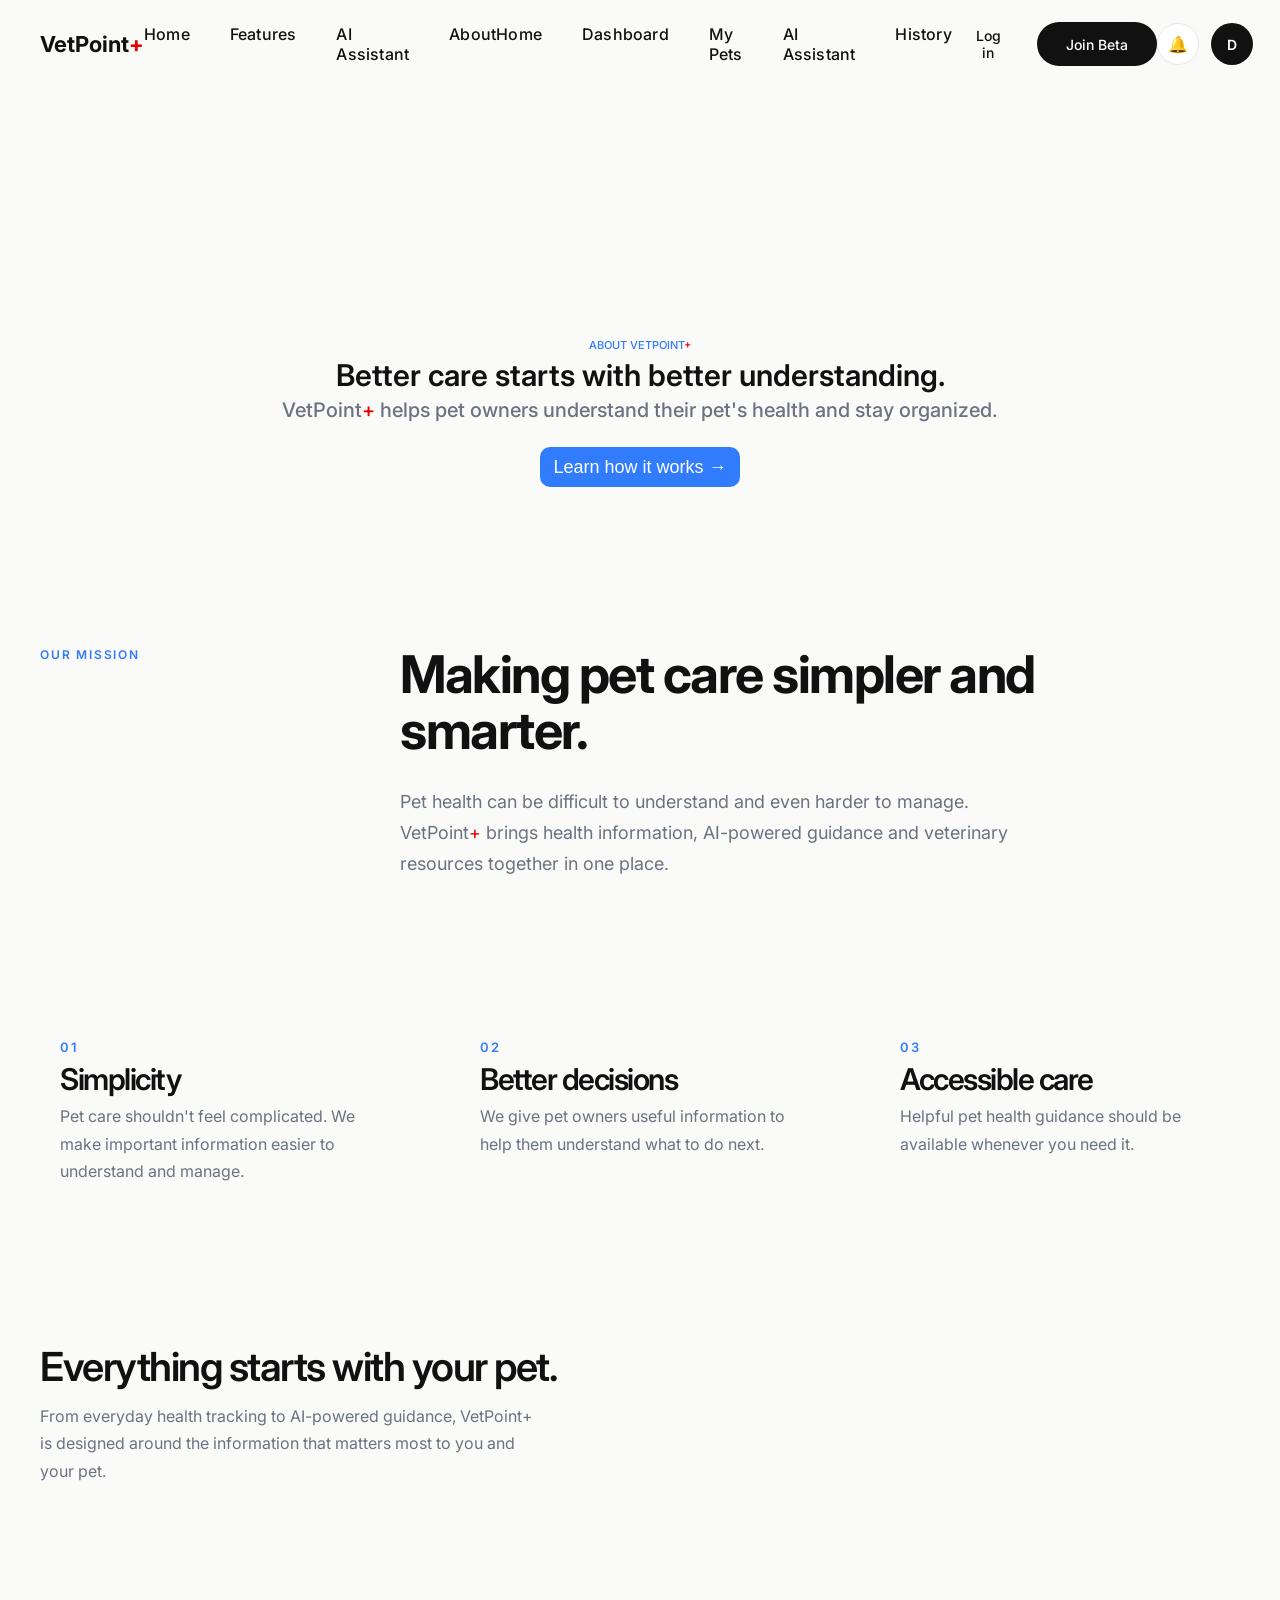
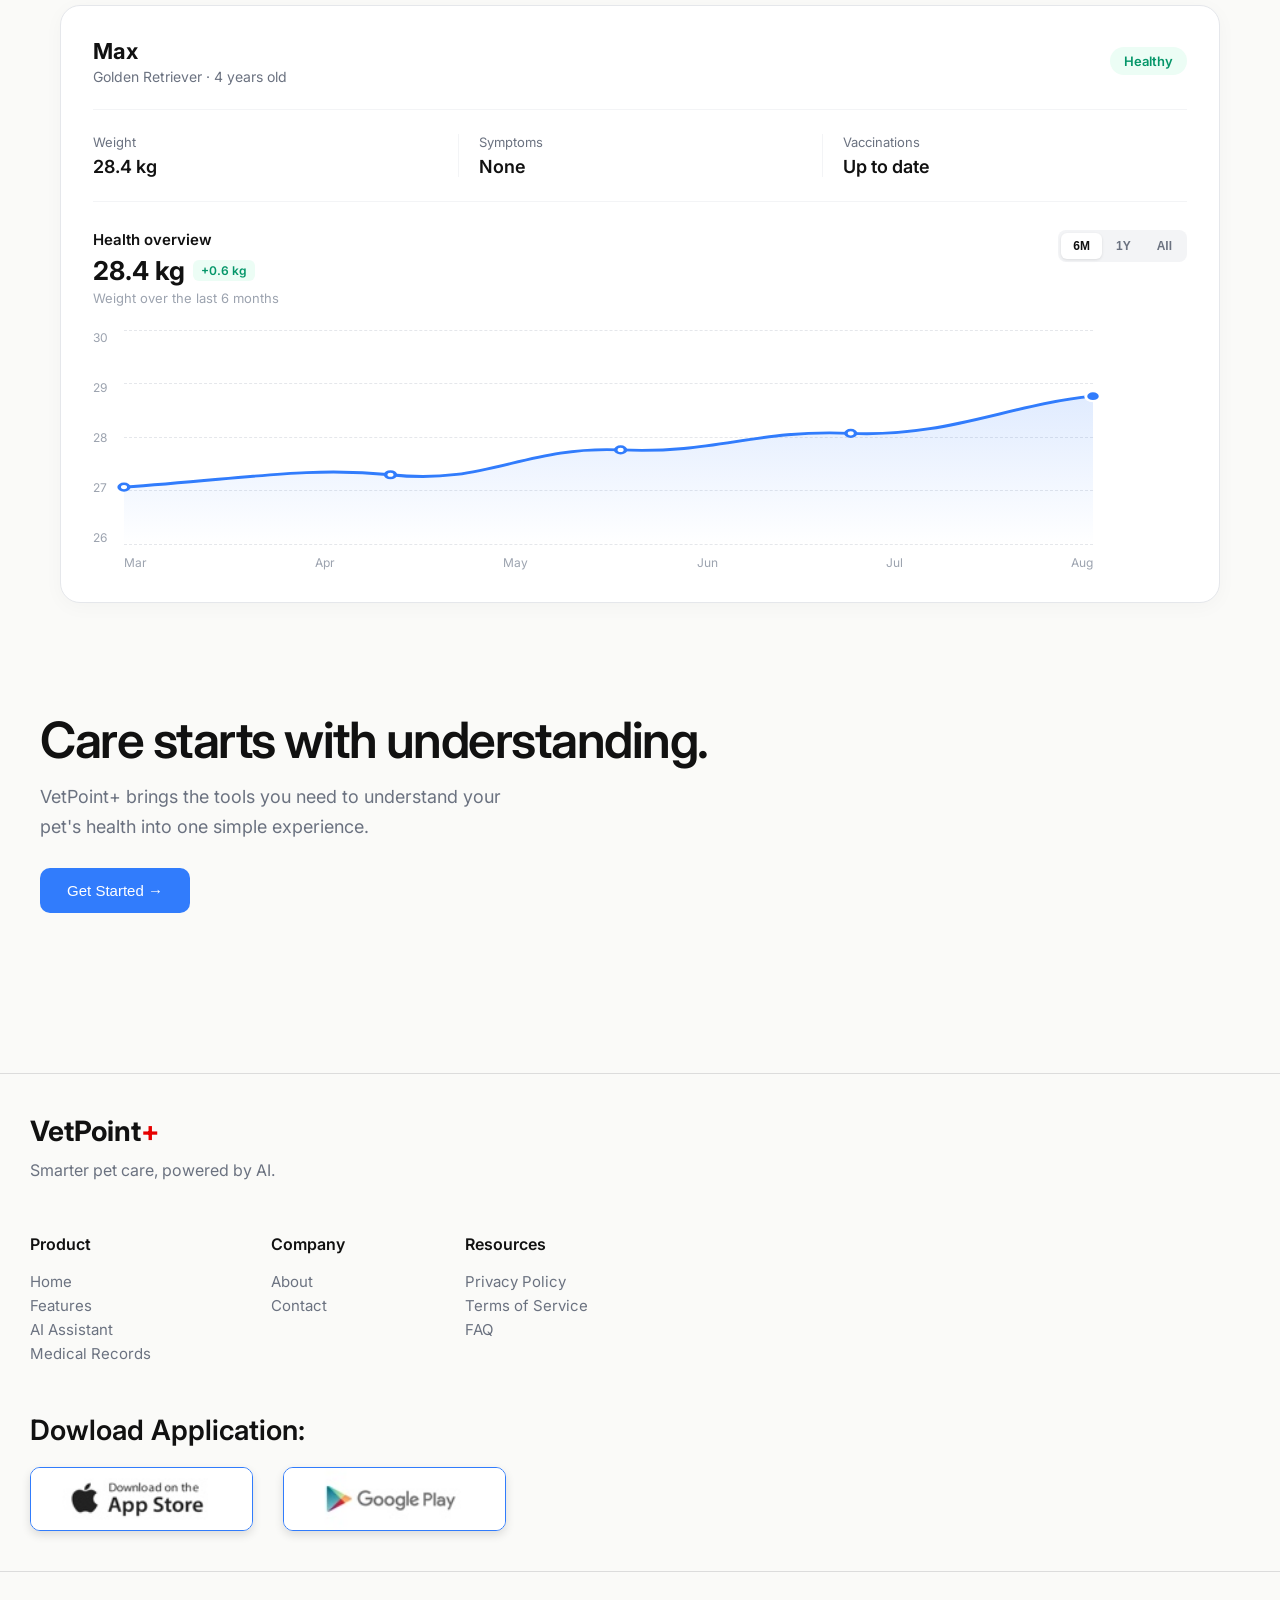
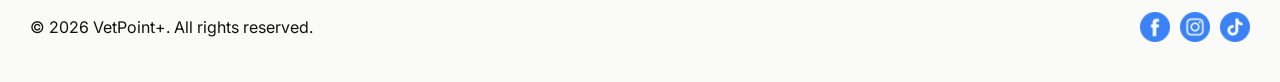
<file: about.html>
<!DOCTYPE html>
<html lang="en">
<head>
    <meta charset="UTF-8">
    <meta name="viewport" content="width=device-width, initial-scale=1.0">
    <title>VetPoint+</title>
    <link rel="stylesheet" href="style.css">
</head>
<body>
    <header class="header" ng-controller="HeaderController">
        <div class="header-container">
            <div class="logo">
                <h2>VetPoint<span>+</span></h2>
            </div>

            <nav class="navigation" ng-if="!auth.isLoggedIn">
                <a href="index.html" class="active">Home</a>
                <a href="features.html">Features</a>
                <a href="ai_assistant.html">AI Assistant</a>
                <a href="about.html">About</a>
            </nav>

            <nav class="navigation" ng-if="auth.isLoggedIn">
                <a href="index.html" class="active">Home</a>
                <a href="#">Dashboard</a>
                <a href="#">My Pets</a>
                <a href="#">AI Assistant</a>
                <a href="#">History</a>
            </nav>

            <div class="header-actions" ng-if="!auth.isLoggedIn">
                <button class="login-bnt" ng-click="login()">Log in</button>
                <button class="join-btn">Join Beta</button>
            </div>     

            <div class="header-actions" ng-if="auth.isLoggedIn">
                <button class="notification-btn">🔔</button>

                <button class="profile-btn">D</button>

                <button class="login-bnt" ng-click="logout()">Logout</button>
            </div>  
        </div>
    </header>

    <main>
        <section class="about-hero">
            <div class="about-text">
                <p class="hero-paragraph">ABOUT VETPOINT<span>+</span></p>

                <h3 class="hero-title">Better care starts with better understanding.</h3>

                <span class="hero-span">VetPoint<span>+</span> helps pet owners understand their pet's health and stay organized.</span>
            </div>

            <button class="learn-btn">Learn how it works &RightArrow;</button>
        </section>

        <section class="mission-section">
            <label class="mission-label">OUR MISSION</label>

            <div class="mission-text">
                <h3 class="mission-title">Making pet care simpler and smarter.</h3>

                <p class="mission-paragraph">Pet health can be difficult to understand and even harder to manage. VetPoint<span>+</span> brings health information, AI-powered guidance and veterinary resources together in one place.</p>
            </div>
        </section>

        <section class="care-section">
            <div class="care-card">
                <div class="care-text">
                    <span class="care-span">01</span>

                    <h3 class="care-title">Simplicity</h3>

                    <p class="care-paragraph">Pet care shouldn't feel complicated. We make important information easier to understand and manage.</p>
                </div>
            </div>

            <div class="care-card">
                <div class="care-text">
                    <span class="care-span">02</span>

                    <h3 class="care-title">Better decisions</h3>

                    <p class="care-paragraph">We give pet owners useful information to help them understand what to do next.</p>
                </div>
            </div>

            <div class="care-card">
                <div class="care-text">
                    <span class="care-span">03</span>

                    <h3 class="care-title">Accessible care</h3>

                    <p class="care-paragraph">Helpful pet health guidance should be available whenever you need it.</p>
                </div>
            </div>
        </section>

        <section class="built-section">
            <div class="built-text">
                <h3 class="built-title">Everything starts with your pet.</h3>

                <p class="built-paragraph">From everyday health tracking to AI-powered guidance, VetPoint+ is designed around the information that matters most to you and your pet.</p>
            </div>

            <div class="pet-section">
                <div class="pet-container">
                    <div class="pet-card">
                        <div class="health-header">
                            <div class="pet-info">
                                <h3>Max</h3>
                                <span>Golden Retriever · 4 years old</span>
                            </div>

                            <div class="pet-status">Healthy</div>
                        </div>

                        <div class="health-stats">
                            <div class="health-stat">
                                <span>Weight</span>
                                <strong>28.4 kg</strong>
                            </div>

                            <div class="health-stat">
                                <span>Symptoms</span>
                                <strong>None</strong>
                            </div>

                            <div class="health-stat">
                                <span>Vaccinations</span>
                                <strong>Up to date</strong>
                            </div>
                        </div>

                        <div class="health-overview">
                            <div class="overview-header">
                                <div>
                                    <h4>Health overview</h4>
                            
                                    <div class="overview-value">
                                        <strong>28.4 kg</strong>
                                        <span>+0.6 kg</span>
                                    </div>
                            
                                    <p>Weight over the last 6 months</p>
                                </div>

                                <div class="overview-controls">
                                    <button class="period-btn active">6M</button>
                                    <button class="period-btn">1Y</button>
                                    <button class="period-btn">All</button>
                                </div>
                            </div>

                            <div class="chart-wrapper">
                                <div class="chart-y-axis">
                                    <span>30</span>
                                    <span>29</span>
                                    <span>28</span>
                                    <span>27</span>
                                    <span>26</span>
                                </div>

                                <div class="chart-area">
                                    <div class="chart-lines">
                                        <span></span>
                                        <span></span>
                                        <span></span>
                                        <span></span>
                                        <span></span>
                                    </div>

                                    <svg viewBox="0 0 800 260" preserveAspectRatio="none">
                                        <defs>
                                            <linearGradient id="healthGradient" x1="0" y1="0" x2="0" y2="1">
                                                <stop offset="0%" stop-color="#317CFC" stop-opacity="0.15"/>
                                                <stop offset="100%" stop-color="#317CFC" stop-opacity="0"/>
                                            </linearGradient>
                                        </defs>

                                        <path class="chart-fill" fill="url(#healthGradient)" d="M 0 190 C 100 180, 150 165, 220 175 C 300 188, 330 140, 410 145 C 490 150, 520 120, 600 125 C 680 130, 730 90, 800 80 L 800 260 L 0 260 Z"></path>

                                        <path class="chart-line" d="M 0 190 C 100 180, 150 165, 220 175 C 300 188, 330 140, 410 145 C 490 150, 520 120, 600 125 C 680 130, 730 90, 800 80"></path>

                                        <circle class="chart-point" cx="0" cy="190" r="4"></circle>
                                        <circle class="chart-point" cx="220" cy="175" r="4"></circle>
                                        <circle class="chart-point" cx="410" cy="145" r="4"></circle>
                                        <circle class="chart-point" cx="600" cy="125" r="4"></circle>
                                        <circle class="chart-point active" cx="800" cy="80" r="6"></circle>
                                    </svg>

                                    <div class="chart-x-axis">
                                        <span>Mar</span>
                                        <span>Apr</span>
                                        <span>May</span>
                                        <span>Jun</span>
                                        <span>Jul</span>
                                        <span>Aug</span>
                                    </div>
                                </div>
                            </div>
                        </div>
                    </div>
                </div>
            </div>
        </section>

        <section class="final-section">
            <div class="final-text">
                <h3 class="final-title">Care starts with understanding.</h3>

                <p class="final-paragraph">VetPoint+ brings the tools you need to understand your pet's health into one simple experience.</p>
            </div>

            <button class="get-started-btn">Get Started &RightArrow;</button>
        </section>
    </main>

    <footer>
        <div class="footer-top">
            <div class="footer-text">
                <h2>VetPoint<span>+</span></h2>

                <p>Smarter pet care, powered by AI. </p>
            </div>

            <div class="footer-information">
                <div class="product-column">
                    <h2>Product</h2>

                    <nav class="info-navigation">
                        <a href="index.html">Home</a>
                        <a href="features.html">Features</a>
                        <a href="#">AI Assistant</a>
                        <a href="#">Medical Records</a>
                    </nav>
                </div>

                <div class="company-column">
                    <h2>Company</h2>

                    <nav class="info-navigation">
                        <a href="#">About</a>
                        <a href="#">Contact</a>
                    </nav>
                </div>

                <div class="resources-column">
                    <h2>Resources</h2>

                    <nav class="info-navigation">
                        <a href="#">Privacy Policy</a>
                        <a href="#">Terms of Service</a>
                        <a href="#">FAQ</a>
                    </nav>
                </div>
            </div>

            <div class="dowload-column">
                <h2>Dowload Application:</h2>

                <div class="dowload-img">
                    <img src="img/app/app.jpg" alt="appstore">
                    <img src="img/app/play.jpg" alt="googleplay">
                </div>
            </div>
        </div>

        <div class="footer-bottom">
            <p>© 2026 VetPoint<span>+</span>. All rights reserved.</p>

            <div class="footer-social">
                <img src="img/social_media/facebook.svg" alt="facebook icon">
                <img src="img/social_media/instagram.svg" alt="instagram icon">
                <img src="img/social_media/tiktok.svg" alt="tiktok icon">
            </div>
        </div>
    </footer>
</body>
</html>
</file>
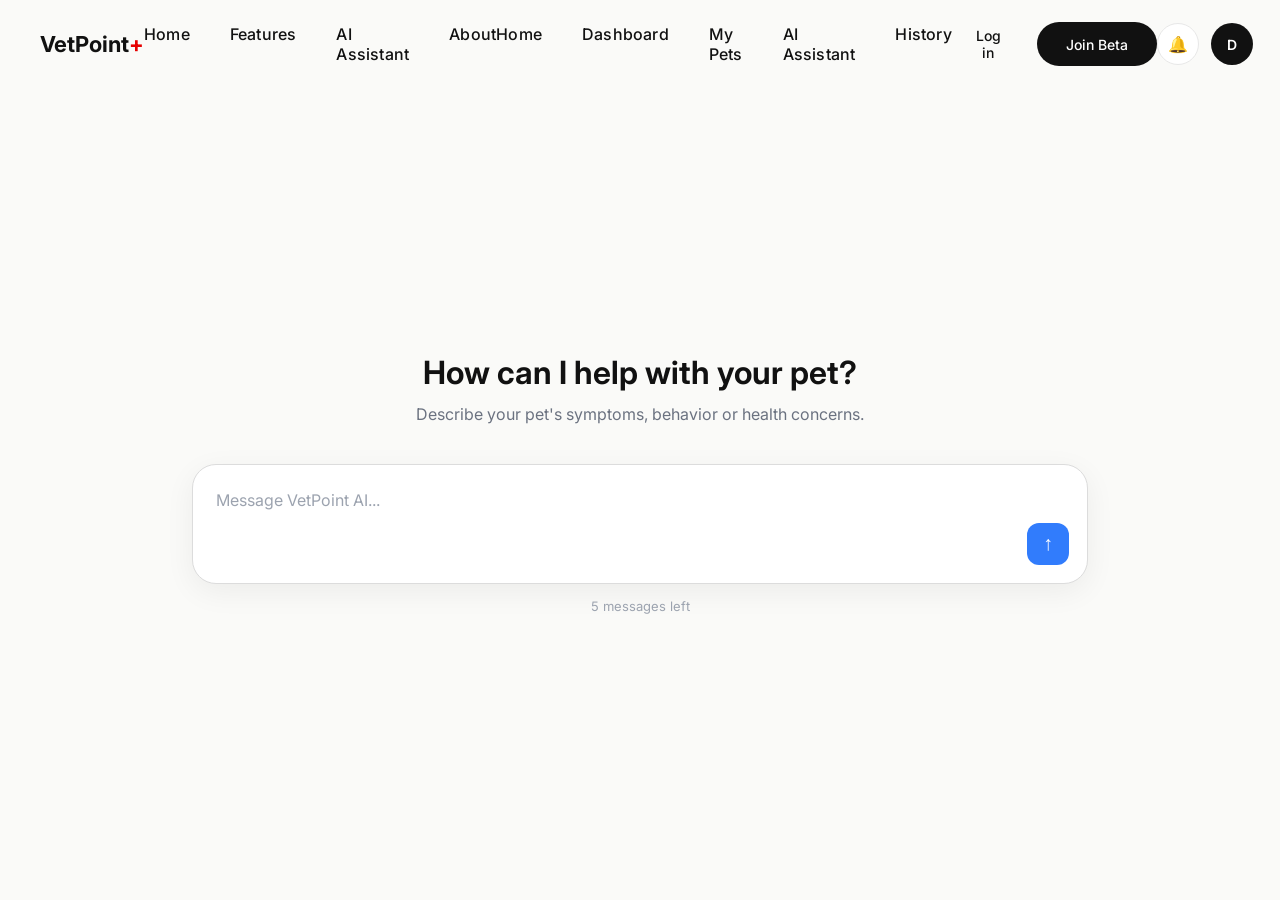
<file: ai_assistant.html>
<!DOCTYPE html>
<html lang="en">
<head>
    <meta charset="UTF-8">
    <meta name="viewport" content="width=device-width, initial-scale=1.0">
    <title>VetPoint++</title>
    <link rel="stylesheet" href="style.css">
</head>
<body>
    <header class="header" ng-controller="HeaderController">
        <div class="header-container">
            <div class="logo">
                <h2>VetPoint<span>+</span></h2>
            </div>

            <nav class="navigation" ng-if="!auth.isLoggedIn">
                <a href="index.html" class="active">Home</a>
                <a href="features.html">Features</a>
                <a href="ai_assistant.html">AI Assistant</a>
                <a href="#">About</a>
            </nav>

            <nav class="navigation" ng-if="auth.isLoggedIn">
                <a href="index.html" class="active">Home</a>
                <a href="#">Dashboard</a>
                <a href="#">My Pets</a>
                <a href="#">AI Assistant</a>
                <a href="#">History</a>
            </nav>

            <div class="header-actions" ng-if="!auth.isLoggedIn">
                <button class="login-bnt" ng-click="login()">Log in</button>
                <button class="join-btn">Join Beta</button>
            </div>     

            <div class="header-actions" ng-if="auth.isLoggedIn">
                <button class="notification-btn">🔔</button>

                <button class="profile-btn">D</button>

                <button class="login-bnt" ng-click="logout()">Logout</button>
            </div>  
        </div>
    </header>

    <main>  
        <section class="assistant-chat">
            <div class="assistant-empty">
                <h1>How can I help with your pet?</h1>
                <p>Describe your pet's symptoms, behavior or health concerns.</p>
            </div>

            <div class="chat-input">
                <textarea id="text-chat" placeholder="Message VetPoint AI..."></textarea>

                <button class="send-btn">↑</button>
            </div>

            <p class="messages-left">5 messages left</p>
        </section>
    </main>
</body>
</html>
</file>
<file: style.css>
@import url('https://fonts.googleapis.com/css2?family=Inter:ital,opsz,wght@0,14..32,100..900;1,14..32,100..900&display=swap');

* {
    margin: 0;
    padding: 0;
    box-sizing: border-box;
}

body {
    font-family: "Inter", sans-serif;
    background: #FAFAF8;
    color: #111111;
}

.header {
    width: 100%;
    height: 88px;
    position: sticky;
    z-index: 100;
}

.header.scrolled {
    background: rgba(255, 255, 255, 0.92);
    backdrop-filter: blur(18px);
    border-bottom: 1px solid #ECECEC;
}

.header-container {
    display: flex;
    justify-content: space-between;
    align-items: center;
    width: calc(100% - 80px);
    height: 100%;
    max-width: 1280px;
    margin: 0 auto;
    background: transparent;
}

.logo {
    display: flex;
    align-items: center;
    justify-content: center;
    gap: 10px;
}

.logo h2 {
    font-size: 22px;
    font-weight: 700;
    color: #111111;
}

.logo span {
    color: #E60000;
}

.navigation {
    display: flex;
    gap: 40px;
}

.navigation a {
    font-size: 16px;
    font-weight: 500;
    color: #111111;
    text-decoration: none;
    letter-spacing: 0.2px;
    position: relative;
    transition: color 0.3s ease;
}

.navigation a::after {
    content: "";
    left: 0;
    bottom: -6px;
    width: 0;
    height: 1px;
    background: #4F8EF7;
    position: absolute;
    transition: width 0.3s ease;
}

.navigation a:hover::after {
    width: 100%;
}

.header-actions {
    display: flex;
    align-items: center;
    gap: 12px;
}

.login-bnt {
    height: 44px;
    font-family: "Inter", sans-serif;
    font-size: 14px;
    font-weight: 500;
    border: none;
    background: transparent;
    color: #111111;
    padding: 0 18px;
    cursor: pointer;
    transition: all 0.25s ease;
}

.login-bnt:hover {
    color: #4F8EF7;
    transform: translateY(-1px);
}

.join-btn {
    width: 132px;
    height: 44px;
    font-family: "Inter", sans-serif;
    font-size: 14px;
    font-weight: 500;
    border: none;
    border-radius: 999px;
    background: #111111;
    color: #FFFFFF;
    cursor: pointer;
    transition: all 0.25s ease;
}

.join-btn:hover {
    background: #222222;
    transform: translateY(-2px);
    box-shadow: 0 8px 20px rgba(0, 0, 0, 0.12);
}

.notification-btn {
    display: flex;
    align-items: center;
    justify-content: center;
    width: 42px;
    height: 42px;
    font-size: 16px;
    border: 1px solid #E8E8E8;
    border-radius: 50%;
    background: #FFFFFF;
    cursor: pointer;
    transition: all 0.25s ease;
}

.notification-btn:hover {
    border-color: #DCDCDC;
    background: #F5F5F5;
    transform: translateY(-1px);
}

.profile-btn {
    display: flex;
    align-items: center;
    justify-content: center;
    width: 42px;
    height: 42px;
    font-family: "Inter", sans-serif;
    font-size: 14px;
    font-weight: 600;
    border: none;
    border-radius: 50%;
    background: #111111;
    color: #FFFFFF;
    cursor: pointer;
    transition: all 0.25s ease;
}

.profile-btn:hover {
    background: #222222;
    transform: translateY(-1px);
}

.hero {
    min-height: calc(100vh - 88px);
    overflow: hidden;
    position: relative;
}

.hero-container {
    display: flex;
    align-items: center;
    width: calc(100% - 80px);
    min-height: calc(100vh - 88px);
    margin: 0 auto;
    max-width: 1280px;
    position: relative;
    z-index: 2;
}

.hero-section {
    display: flex;
    flex-direction: column;
    justify-content: center;
    position: relative;
    z-index: 3;
}

.hero-text h2 {
    font-size: 68px;
    font-weight: 700;
    max-width: 650px;
    line-height: 1.05;
    letter-spacing: -1.5px;
    color: #111111;
}

.hero-text h2 span {
    color: #317CFC;
}

.hero-text p {
    font-size: 18px;
    font-weight: 500;
    line-height: 1.5;
    letter-spacing: 0;
    margin-top: 24px;
    margin-bottom: 40px;
    max-width: 540px;
    color: #6B7280;
}

.hero-buttons {
    display: flex;
    align-items: center;
    gap: 14px;
}

.hero-p {
    font-size: 14px;
    font-weight: 400;
    color: #6B7280;
    padding: 5px 8px;
}

.hero-p span {
    color: #317CFC;
}

.hero-img {
    display: flex;
    align-items: center;
    justify-content: flex-start;
    width: 100%;
    position: relative;
    z-index: 2;
}

.hero-img img {
    display: block;
    width: 800px;
    height: auto;
    position: relative;
    z-index: 2;
}

.trust-container {
    width: calc(100% - 80px);
    max-width: 1280px;
    margin: 0;
}

.trust-text {
    display: flex;
    flex-direction: column;
    padding: 10px 40px;
    gap: 12px;
}

.trust-text h2 {
    font-size: 18px;
    font-weight: 600;
    line-height: 1.3;
    color: #111111;
}

.trust-grid {
    display: flex;
    flex-direction: row;
    align-items: center;
    padding-top: 50px;
    gap: 80px;
}

.trust-info {
    display: flex;
    flex-direction: column;
    padding: 0 40px;
    gap: 12px;
    margin-bottom: 100px;
}

.trust-info h2 {
    font-size: 15px;
    font-weight: 600;
    color: #111111;
}

.trust-info p {
    font-size: 13px;
    font-weight: 400;
    color: #8A8F98;
}

.work-section {
    padding: 120px 0;
}

.work-container {
    width: calc(100% - 80px);
    max-width: 1280px;
    margin: 0 auto;
}

.work-text {
    display: flex;
    flex-direction: column;
    align-items: center;
    text-align: center;
}

.work-text h2 {
    font-size: 12px;
    font-weight: 600;
    color: #317CFC;
    letter-spacing: 1.6px;
}

.work-text p {
    font-size: 48px;
    font-weight: 700;
    color: #111111;
    margin-top: 16px;
}

.work-text span {
    font-size: 17px;
    font-weight: 400;
    color: #6B7280;
    margin-top: 16px;
}

.work-grid {
    display: flex;
    justify-content: space-between;
    align-items: flex-start;
    gap: 80px;
    max-width: 1200px;
    margin: 80px auto 0;
}

.work-info {
    width: 320px;
    display: flex;
    flex-direction: column;
}

.work-info h2 {
    font-size: 14px;
    font-weight: 700;
    color: #317CFC;
    letter-spacing: .5px;
    margin-bottom: 20px;
}

.work-info p {
    font-size: 24px;
    font-weight: 600;
    line-height: 1.3;
    color: #111111;
    max-width: 260px;
    margin-bottom: 18px;
}

.work-info span {
    display: block;
    max-width: 310px;
    font-size: 16px;
    font-weight: 400;
    line-height: 1.7;
    color: #6B7280;
}

.pet-section {
    padding: 60px 20px;
}

.pet-container {
    max-width: 1280px;
    margin: 0 auto;
}

.pet-text {
    display: flex;
    flex-direction: column;
    align-items: center;
    text-align: center;
    gap: 12px;
    margin-bottom: 40px;
}

.pet-text h2 {
    margin: 0;
    font-size: 13px;
    font-weight: 700;
    color: #317CFC;
    letter-spacing: 1.5px;
    text-transform: uppercase;
}

.pet-text p {
    margin: 0;
    font-size: 36px;
    font-weight: 700;
    color: #111111;
    line-height: 1.2;
}

.pet-text span {
    font-size: 16px;
    color: #6B7280;
    max-width: 500px;
}

.pet-card {
    background: #FFFFFF;
    border: 1px solid #E5E7EB;
    border-radius: 20px;
    padding: 32px;
    box-shadow: 0 4px 20px rgba(0, 0, 0, 0.03);
}

.health-header {
    display: flex;
    justify-content: space-between;
    align-items: center;
    border-bottom: 1px solid #F3F4F6;
    padding-bottom: 24px;
}

.pet-info h3 {
    margin: 0;
    font-size: 22px;
    font-weight: 700;
    color: #111111;
}

.pet-info span {
    display: block;
    margin-top: 4px;
    font-size: 14px;
    color: #6B7280;
}

.pet-status {
    display: inline-flex;
    align-items: center;
    gap: 6px;
    padding: 6px 14px;
    border-radius: 999px;
    background: #ECFDF5;
    color: #059669;
    font-size: 13px;
    font-weight: 600;
}

.pet-status span {
    font-size: 8px;
}

.health-stats {
    display: grid;
    grid-template-columns: repeat(3, 1fr);
    padding: 24px 0;
    border-bottom: 1px solid #F3F4F6;
}

.health-stat {
    padding: 0 20px;
}

.health-stat:first-child {
    padding-left: 0;
}

.health-stat + .health-stat {
    border-left: 1px solid #F3F4F6;
}

.health-stat span {
    display: block;
    font-size: 13px;
    color: #6B7280;
    margin-bottom: 6px;
}

.health-stat strong {
    font-size: 18px;
    font-weight: 600;
    color: #111111;
}

.health-overview {
    padding-top: 28px;
}

.overview-header {
    display: flex;
    justify-content: space-between;
    align-items: flex-start;
    margin-bottom: 24px;
}

.overview-header h4 {
    margin: 0;
    font-size: 15px;
    font-weight: 600;
    color: #111111;
}

.overview-value {
    display: flex;
    align-items: center;
    gap: 8px;
    margin-top: 6px;
}

.overview-value strong {
    font-size: 26px;
    font-weight: 700;
    color: #111111;
}

.overview-value span {
    padding: 3px 8px;
    border-radius: 6px;
    background: #ECFDF5;
    color: #059669;
    font-size: 12px;
    font-weight: 600;
}

.overview-header p {
    margin: 4px 0 0;
    font-size: 13px;
    color: #9CA3AF;
}

.overview-controls {
    display: flex;
    background: #F3F4F6;
    padding: 3px;
    border-radius: 8px;
    gap: 2px;
}

.period-btn {
    border: none;
    background: transparent;
    padding: 6px 12px;
    border-radius: 6px;
    font-size: 12px;
    font-weight: 600;
    color: #6B7280;
    cursor: pointer;
    transition: all 0.2s;
}

.period-btn.active {
    background: #FFFFFF;
    color: #111111;
    box-shadow: 0 1px 3px rgba(0, 0, 0, 0.1);
}

.chart-wrapper {
    display: flex;
    gap: 16px;
    height: 240px; 
    margin-top: 20px;
    max-width: 1000px;
}

.chart-y-axis {
    display: flex;
    flex-direction: column;
    justify-content: space-between;
    padding-bottom: 25px;
    font-size: 12px;
    color: #9CA3AF;
}

.chart-area {
    position: relative;
    flex: 1;
    display: flex;
    flex-direction: column;
    min-width: 0;
}

.chart-lines {
    position: absolute;
    inset: 0 0 25px 0;
    display: flex;
    flex-direction: column;
    justify-content: space-between;
    pointer-events: none;
}

.chart-lines span {
    border-bottom: 1px dashed #E5E7EB;
    width: 100%;
}

.chart-area svg {
    width: 100%;
    height: calc(100% - 25px);
    overflow: visible;
    position: relative;
    z-index: 2;
}

.chart-line {
    fill: none;
    stroke: #317CFC;
    stroke-width: 3.5;
    stroke-linecap: round;
    stroke-linejoin: round;
}

.chart-point {
    fill: #FFFFFF;
    stroke: #317CFC;
    stroke-width: 3;
}

.chart-point.active {
    fill: #317CFC;
    stroke: #FFFFFF;
    stroke-width: 2.5;
}

.chart-x-axis {
    display: flex;
    justify-content: space-between;
    height: 25px;
    align-items: flex-end;
    font-size: 12px;
    color: #9CA3AF;
}

.symptom-checker {
    display: flex;
    flex-direction: column;
    align-items: center;
    justify-content: center;
}

.symptom-text {
    display: flex;
    flex-direction: column;
    align-items: center;
    gap: 15px;
    padding-top: 100px;
}

.symptom-text p {
    font-size: 13px;
    font-weight: 600;
    color: #317CFC;
}

.symptom-text h2 {
    font-size: 52px;
    font-weight: 700;
    color: #111111;
}

.symptom-grid {
    display: flex;
    flex-direction: row;
    align-items: center;
    justify-content: space-between;
    padding-top: 50px;
    gap: 150px;
}

.symptop-grid-text {
    display: flex;
    flex-direction: column;
    gap: 20px;
}

.symptop-grid-text p {
    font-size: 18px;
    font-weight: 400;
    max-width: 520px;
    color: #6B7280;
    line-height: 1.7;
}

.symptop-grid-text button {
    width: 170px;
    height: 48px;
    font-family: "Inter", sans-serif;
    font-size: 14px;
    font-weight: 500;
    border: none;
    border-radius: 10px;
    background: #111111;
    color: #FFFFFF;
    cursor: pointer;
    transition: all 0.25s ease;
}

.symptop-grid-text button:hover {
    background: #222222;
    transform: translateY(-2px);
    box-shadow: 0 8px 20px rgba(0, 0, 0, 0.12);
}

.symptop-grid-img img {
    border: 1px solid #ECECEC;
    border-radius: 28px;
    box-shadow: 0 30px 70px rgba(0,0,0,.07);
}

.medical-section {
    padding: 100px 0;
}

.medical-text {
    text-align: center;
    margin-bottom: 50px;
}

.medical-text p {
    font-size: 12px;
    font-weight: 600;
    letter-spacing: 1.8px;
    color: #317CFC;
    margin-bottom: 12px;
}

.medical-text h2 {
    font-size: 48px;
    font-weight: 700;
    color: #111111;
}

.medical-information {
    width: calc(100% - 80px);
    max-width: 1280px;
    margin: 0 auto;
    background: #FFFFFF;
    border: 1px solid #ECECEC;
    border-radius: 28px;
    box-shadow: 0 15px 50px rgba(0,0,0,.05);
    padding: 40px;
    display: flex;
    flex-direction: column;
    gap: 18px;
}

.medical-information-text {
    display: flex;
    justify-content: space-between;
    align-items: center;

    margin-bottom: 20px;
}

.medical-information-text h2 {
    font-size: 24px;
    font-weight: 700;
    color: #111111;
}

.record-btn {
    display: flex;
    align-items: center;
    justify-content: center;
    width: 132px;
    height: 44px;
    font-family: "Inter", sans-serif;
    font-size: 14px;
    font-weight: 500;
    border: none;
    border-radius: 999px;
    background: #111111;
    color: #FFFFFF;
    cursor: pointer;
    transition: all 0.25s ease;
}

.medical-card {
    display: grid;
    grid-template-columns: 2fr 1fr 1fr;
    align-items: center;

    padding: 24px;

    border: 1px solid #ECECEC;
    border-radius: 18px;

    transition: .25s;
}

.medical-card:hover {
    border-color: #317CFC;
    transform: translateY(-2px);
}

.medical-left {
    display: flex;
    flex-direction: column;
    gap: 6px;
}

.medical-left h3 {
    font-size: 18px;
    font-weight: 600;
    color: #111111;
}

.medical-left span {
    font-size: 15px;
    color: #6B7280;
}

.status {
    justify-self: center;
    font-size: 14px;
    font-weight: 600;
    color: #16A34A;
    background: #ECFDF3;
    padding: 8px 18px;
    border-radius: 999px;
}

.date {
    justify-self: end;
    font-size: 14px;
    color: #9CA3AF;
}

.cta-section {
    width: calc(100% - 80px);
    max-width: 1280px;
    margin: 120px auto;
    padding: 100px 80px;
    background: linear-gradient(180deg, #111111 0%, #1A1A1A 100%);
    border-radius: 32px;
    display: flex;
    flex-direction: column;
    align-items: center;
    text-align: center;
}

.cta-text {
    display: flex;
    align-items: center;
    justify-content: center;
}

.cta-text h2 {
    max-width: 760px;
    font-size: 56px;
    font-weight: 700;
    line-height: 1.1;
    color: #FFFFFF;
    margin-bottom: 24px;
}

.cta-information {
    display: flex;
    flex-direction: column;
    align-items: center;
}

.cta-information p {
    max-width: 620px;
    font-size: 20px;
    font-weight: 400;
    line-height: 1.7;
    color: rgba(255,255,255,.75);
    margin-bottom: 40px;
}

.cta-buttons {
    display: flex;
    gap: 18px;
}

.cta-get {
    width: 170px;
    height: 56px;
    font-family: "Inter", sans-serif;
    font-size: 16px;
    font-weight: 600;
    border: none;
    border-radius: 999px;
    background: #317CFC;
    color: #FFFFFF;
    cursor: pointer;
    transition: .25s;
}

.cta-get:hover {
    transform: translateY(-2px);
    background: #256EF1;
}

.cta-get:hover {
    background: #222222;
    transform: translateY(-2px);
    box-shadow: 0 8px 20px rgba(0, 0, 0, 0.12);
}

.cta-learn {
    width: 170px;
    height: 56px;
    font-family: "Inter", sans-serif;
    font-size: 16px;
    font-weight: 600;
    background: transparent;
    color: #FFFFFF;
    border: 1px solid rgba(255,255,255,.2);
    border-radius: 999px;
    cursor: pointer;
    transition: .25s;
}

.cta-learn:hover {
    background: rgba(255,255,255,.08);
}

.cta-learn:hover {
    color: #4F8EF7;
    transform: translateY(-1px);
}

.cta-features {
    display: flex;
    flex-direction: column;
    gap: 18px;
    margin-top: 50px;
}

.cta-feature {
    display: flex;
    align-items: center;
    gap: 14px;
}

.check-icon {
    width: 22px;
    height: 22px;
    color: #4ADE80;
    flex-shrink: 0;
}

.cta-feature span {
    font-size: 16px;
    font-weight: 500;
    color: rgba(255,255,255,.9);
}

.faq-section {
    display: flex;
    flex-direction: column;
    align-items: center;
    justify-content: center;
    margin-bottom: 80px;
}

.faq-text {
    display: flex;
    flex-direction: column;
    align-items: center;
    justify-content: center;
    gap: 10px;
}

.faq-text p {
    font-size: 12px;
    font-weight: 600;
    color: #317CFC;
    letter-spacing: 1.8px;
}

.faq-text h2 {
    font-size: 48px;
    font-weight: 700;
    color: #111111;
    line-height: 1.1;
}

.faq-text span {
    text-align: center;
    font-size: 18px;
    font-weight: 400;
    color: #6B7280;
    max-width: 400px;
}

.faq-cards {
    display: flex;
    flex-direction: column;
    align-items: center;
    width: calc(100% - 80px);
    max-width: 1280px;
    margin: 50px auto;
    gap: 20px;
}

.faq-card {
    width: 70%;
    border-radius: 18px;
    background: #FFFFFF;
    box-shadow: 0 8px 20px rgba(0, 0, 0, 0.05);
    cursor: pointer;
    padding: 0;
    overflow: hidden;
    transition: All 0.25s ease;
}

.faq-card:hover {
    border-color: #D5D5D5;
    box-shadow: 0 12px 30px rgba(0, 0, 0, 0.07);
}

.faq-question {
    display: flex;
    align-items: center;
    justify-content: space-between;
    padding: 28px 32px;
    cursor: pointer;
}

.faq-question p {
    font-size: 18px;
    font-weight: 600;
    color: #111111;
}

.faq-icon {
    font-size: 24px;
    font-weight: 400;
    color: #317CFC;
    transition: transform 0.25s ease;
}

.faq-answer {
    max-height: 0;
    overflow: hidden;
    transition: max-height 0.35s ease;
}

.faq-answer p {
    padding: 0 32px 28px;
    max-width: 850px;
    font-size: 16px;
    font-weight: 400;
    line-height: 1.7;
    color: #6B7280;
}

.features-hero {
    display: flex;
    flex-direction: row;
    align-items: center;
    justify-content: space-between;
}

.features-hero-text {
    display: flex;
    flex-direction: column;
    padding: 120px 80px;
    gap: 30px;
}

.features-hero-text h2 {
    font-size: 50px;
    font-weight: 600;
    color: #111111;
}

.features-hero-text p {
    font-size: 18px;
    font-weight: 400;
    max-width: 700px;
    color: #6B7280;
}

.feature-img {
    padding: 45px 0 0 450px;
}

.feature-img img {
    width: 100%;
    height: auto;
}

.main-features {
    width: calc(100% - 80px);
    max-width: 1700px;
    margin: 0;
}

.main-column {
    display: flex;
    flex-direction: column;
    align-items: center;
    justify-content: center;
    gap: 100px;
}

.main-cards {
    display: flex;
    flex-direction: row;
    align-items: center;
    justify-content: center;
    gap: 150px;
}

.main-cards-text {
    display: flex;
    flex-direction: column;
    align-items: center;
    text-align: center;
    gap: 15px;
}

.main-cards-text p {
    font-size: 20px;
    font-weight: 600;
    letter-spacing: 1.8px;
    color: #317CFC;
}

.main-cards-text h2 {
    font-size: 42px;
    font-weight: 700;
    color: #111111;
    max-width: 500px;
    line-height: 1.08;
}

.main-cards-text span {
    font-size: 12px;
    font-weight: 400;
    max-width: 500px;
    color: #6B7280;
    line-height: 1.7s;
}

.main-cards img {
    width: 450px;
    height: auto;
    border: 1px solid #ECECEC;
    border-radius: 10px;
    box-shadow: 0 12px 30px rgba(0, 0, 0, 0.07);
}

.section-hero {
    display: flex;
    align-items: center;
    justify-content: space-between;
}

.section-text {
    display: flex;
    flex-direction: column;
    text-align: center;
    padding: 100px;
    gap: 10px;
}

.section-text p {
    font-size: 11px;
    font-weight: 400;
    color: #317CFC;
}

.assistant-chat {
    display: flex;
    flex-direction: column;
    justify-content: center;
    width: 70%;
    max-width: 900px;
    min-height: 650px;
    margin: 80px auto;
}

.assistant-empty {
    text-align: center;
    margin-bottom: 40px;
}

.assistant-empty h1 {
    font-size: 32px;
    font-weight: 650;
    color: #111111;
    margin-bottom: 12px;
}

.assistant-empty p {
    font-size: 16px;
    color: #6B7280;
}

.assistant-header {
    display: flex;
    align-items: center;
    justify-content: flex-end;
    padding: 24px 28px;
    border-bottom: 1px solid #ECECEC;
}

.assistant-header span {
    display: flex;
    align-items: center;
    justify-content: center;
    width: 60px;
    height: 25px;
    font-size: 13px;
    color: #16A34A;
    background-color: #43d87a;
    border-radius: 8px;
}

.chat-messages {
    flex: 1;
    padding: 30px;
}

.chat-input {
    width: 100%;
    min-height: 120px;
    display: flex;
    align-items: flex-end;
    padding: 18px;
    background: #FFFFFF;
    border: 1px solid #DCDCDC;
    border-radius: 24px;
    box-shadow: 0 8px 30px rgba(0, 0, 0, 0.06);
}

.chat-input textarea {
    flex: 1;
    height: 80px;
    padding: 5px;
    border: none;
    outline: none;
    resize: none;
    background: transparent;
    font-family: "Inter", sans-serif;
    font-size: 16px;
    color: #111111;
}

.chat-input textarea::placeholder {
    color: #9CA3AF;
}

.send-btn {
    font-size: 20px;
    width: 42px;
    height: 42px;
    border: none;
    border-radius: 12px;
    background: #317CFC;
    color: #FFFFFF;
    cursor: pointer;
}

.messages-left {
    text-align: center;
    margin: 14px 0 20px;
    font-size: 13px;
    color: #9CA3AF;
}

.about-hero {
    display: flex;
    flex-direction: column;
    align-items: center;
    justify-content: center;
    gap: 25px;
}

.about-text {
    display: flex;
    flex-direction: column;
    text-align: center;
    padding-top: 250px;
    gap: 5px;
}

.hero-paragraph {
    font-size: 11px;
    font-weight: 500;
    color: #317CFC;
}

.hero-paragraph span {
    align-items: center;
    justify-content: center;
    color: #E60000;
}

.hero-title {
    font-size: 30px;
    font-weight: 600;
    color: #111111;
}

.hero-span {
    font-size: 20px;
    font-weight: 500;
    color: #6B7280;
}

.hero-span span {
    color: #E60000;
}

.learn-btn {
    display: flex;
    align-items: center;
    justify-content: center;
    width: 200px;
    height: 40px;;
    font-size: 18px;
    font-weight: 400;
    border: none;
    border-radius: 10px;;
    background-color: #317CFC;
    color: #FFFFFF;
}

.mission-section {
    width: calc(100% - 80px);
    max-width: 1280px;
    margin: 160px auto; 
    display: grid;
    grid-template-columns: 30% 70%;
    align-items: start;
}

.mission-label {
    font-size: 12px;
    font-weight: 600;
    letter-spacing: 1.8px;
    color: #317CFC;
    margin: 0;
}

.mission-text {
    display: flex;
    flex-direction: column;
}

.mission-title {
    max-width: 700px;
    margin: 0;
    font-size: 52px;
    font-weight: 700;
    line-height: 1.08;
    letter-spacing: -1.5px;
    color: #111111;
}

.mission-paragraph {
    display: block;
    max-width: 620px;
    margin-top: 28px;
    font-size: 18px;
    font-weight: 400;
    line-height: 1.7;
    color: #6B7280;
}

.mission-paragraph span {
    color: #E60000;
}

.care-section {
    display: grid;
    grid-template-columns: repeat(3, 1fr);
    width: calc(100% - 80px);
    max-width: 1200px;
    margin: 100px auto 0;
    gap: 60px;
}

.care-card {
    display: flex;
    justify-content: center;
}

.care-text {
    display: flex;
    flex-direction: column;
    gap: 8px;
}

.care-span {
    font-size: 13px;
    font-weight: 600;
    color: #317CFC;
    letter-spacing: 1.5px;
    margin: 0;
}

.care-title {
    font-size: 30px;
    font-weight: 600;
    line-height: 1.08;
    letter-spacing: -1.5px;
    color: #111111;
    margin: 0;
}

.care-paragraph {
    max-width: 320px;
    margin: 0;
    font-size: 16px;
    font-weight: 400;
    line-height: 1.7;
    color: #6B7280;
}

.built-section {
    display: flex;
    flex-direction: column;
    width: calc(100% - 80px);
    margin: 160px auto 0;
    gap: 60px;
}

.built-text {
    display: flex;
    flex-direction: column;
    gap: 15px;
}

.built-title {
    font-size: 40px;
    font-weight: 600;
    line-height: 1.08;
    letter-spacing: -1.5px;
    color: #111111;
    margin: 0;
}

.built-paragraph {
    font-size: 16px;
    font-weight: 400;
    line-height: 1.7;
    color: #6B7280;
    max-width: 500px;
    margin: 0;
}

.final-section {
    display: flex;
    flex-direction: column;
    width: calc(100% - 80px);
    margin: 50px auto 160px;
    gap: 25px;
}

.final-text {
    display: flex;
    flex-direction: column;
    gap: 15px;
}

.final-title {
    font-size: 50px;
    font-weight: 600;
    line-height: 1.08;
    letter-spacing: -1.5px;
    color: #111111;
    margin: 0;
}

.final-paragraph {
    font-size: 18px;
    font-weight: 400;
    line-height: 1.7;
    color: #6B7280;
    max-width: 500px;
    margin: 0;
}

.get-started-btn {
    width: 150px;
    height: 45px;
    font-size: 15px;
    font-weight: 500;
    border: none;
    border-radius: 10px;
    color: #FFFFFF;
    background-color: #317CFC;
    cursor: pointer;
    transition: all 0.3s ease;
}

.get-started-btn:hover {
    background-color: #256EF1;
    transform: scale(1.02);
}

footer {
    display: flex;
    flex-direction: column;
    align-items: flex-start;
    justify-content: flex-start;
    border-top: 1px solid #DCDCDC;
}

.footer-top {
    padding: 40px 30px;
}

.footer-text {
    display: flex;
    flex-direction: column;
    gap: 10px;
}

.footer-text h2 {
    font-size: 28px;
    font-weight: 700;
    color: #111111;
}

.footer-text span {
    color: #E60000;
}

.footer-text p {
    font-size: 16px;
    font-weight: 400;
    color: #6B7280;
    max-width: 280px;
    line-height: 1.6;
}

.footer-information {
    display: flex;
    flex-direction: row;
    justify-content: space-between;
    padding-top: 50px;
    gap: 120px;
}

.product-column,
.company-column,
.resources-column {
    display: flex;
    flex-direction: column;
}

.product-column h2,
.company-column h2,
.resources-column h2 {
    font-size: 16px;
    font-weight: 600;
    color: #111111;
    margin-bottom: 18px;
}

.info-navigation {
    display: flex;
    flex-direction: column;
    gap: 5px;
}

.info-navigation a {
    font-size: 15px;
    font-weight: 400;
    color: #6B7280;
    text-decoration: none;
}

.info-navigation a:hover {
    color: #317CFC;
}

.dowload-column {
    display: flex;
    flex-direction: column;
    padding-top: 50px;
}

.dowload-column h2 {
    font-size: 28px;
    font-weight: 600;
    color: #111111;
    margin-bottom: 20px;
}

.dowload-img {
    display: flex;
    gap: 30px;
}

.dowload-img img {
    width: 40%;
    height: auto;
    border: 1px solid #317CFC;
    border-radius: 10px;
    box-shadow: 0 4px 10px rgba(0, 0, 0, 0.12);
    cursor: pointer;
    transition: all 0.4s ease;
}

.dowload-img img:hover {
    border: 1px solid #0c64fc;
}

.footer-bottom {
    display: flex;
    flex-direction: row;
    align-items: center;
    justify-content: space-between;
    width: 100%;
    border-top: 1px solid #DCDCDC;
    padding: 40px 30px;
}

.footer-bottom p {
    font-size: 16px;
}

.footer-social {
    display: flex;
    align-items: center;
    justify-content: flex-end;
    gap: 10px;
}

.footer-social img {
    width: 30px;
    height: 30px;
    cursor: pointer;
    transition: all .4s ease;
}

.footer-social img:hover {
    transform: scale(1.05);
}

@media (max-width: 999px) {
    .navigation {
        display: none;
    }

    .join-btn {
        width: 100px;
        height: 40px;
    }

    .hero-container {
        display: flex;
        flex-direction: column;
    }

    .hero-text {
        display: flex;
        flex-direction: column;
        align-items: center;
        justify-content: center;
        padding-top: 100px;
    }

    .hero-text h2 {
        font-size: 34px;
    }

    .hero-text p {
        font-size: 12px;
    }

    .hero-p {
        font-size: 10px;
    }

    .trust-grid {
        display: flex;
        flex-direction: column;
        gap: 2px;
    }

    .trust-info {
        margin-bottom: 50px;
    }

    .work-grid {
        display: flex;
        flex-direction: column;
        align-items: center;
        gap: 50px;
    }

    .work-text h2,
    .pet-text h2 {
        font-size: 9px;
    }

    .work-text p,
    .pet-text p,
    .medical-text h2,
    .faq-text h2,
    .dowload-column h2 {
        font-size: 24px;
    }

    .work-text span,
    .work-info p,
    .health-stat strong,
    .medical-information-text h2,
    .medical-left h3,
    .cta-information p,
    .cta-feature span {
        font-size: 15px;
    }

    .work-info h2,
    .health-stat span,
    .date,
    .medical-left span {
        font-size: 11px;
    }

    .work-info span,
    .pet-text span {
        font-size: 12px;
    }

    .pet-section {
        padding: 50px 20px;
    }

    .symptom-grid {
        flex-direction: column;
    }

    .symptom-text h2 {
        text-align: center;
        font-size: 22px;
        max-width: 350px;
    }
    
    #tryAssistant {
        display: flex;
        align-self: center;
        justify-content: center;
        padding: 15px 10px;
    }

    .symptop-grid-img {
        display: flex;
        align-items: center;
        justify-content: center;
    }

    .symptop-grid-img img {
        width: 90%;
        height: auto;
    }

    .record-btn {
        width: 120px;
        height: 40px;
        font-size: 12px;
    }

    .status {
        font-size: 12px;
        padding: 6px 12px;
    }

    .cta-section {
        margin: 70px auto;
    }

    .cta-text h2 {
        font-size: 30px;
    }

    .cta-get,
    .cta-learn {
        width: 140px;
        height: 48px;
        font-size: 14px;
    }

    .check-icon {
        width: 18px;
        height: 18px;
    }

    .faq-text span {
        font-size: 15px;
        max-width: 300px;
    }

    .faq-card {
        width: 90%;
    }

    .faq-question p,
    .faq-answer p {
        font-size: 14px;
    }

    .faq-icon {
        font-size: 20px;
    }

    .features-hero {
        flex-direction: column;
        align-items: center;
        text-align: center;
        gap: 30px;
    }

    .features-hero-text {
        align-items: center;
        padding: 80px 40px 20px;
        gap: 20px;
    }

    .features-hero-text h2 {
        font-size: 34px;
        max-width: 700px;
    }

    .features-hero-text p {
        font-size: 15px;
        max-width: 600px;
    }

    .feature-img {
        width: 100%;
        padding: 0 40px;
        box-sizing: border-box;
    }

    .feature-img img {
        display: block;
        width: 100%;
        max-width: 700px;
        height: auto;
        margin: 0 auto;
    }

    .main-features {
        width: calc(100% - 48px);
        max-width: 700px;
        margin: 70px auto;
    }

    .main-column {
        gap: 50px;
    }

    .main-cards {
        width: 100%;
        gap: 35px;
    }

    .main-cards-text {
        flex: 1;
        min-width: 0;
        gap: 12px;
    }

    .main-cards-text p {
        font-size: 12px;
    }

    .main-cards-text h2 {
        font-size: 20px;
        max-width: 500px;
    }

    .main-cards-text > span {
        font-size: 12px;
        max-width: 600px;
    }

    .main-cards img {
        width: calc(50% - 18px);
        max-width: 350px;
        height: auto;
        object-fit: cover;
    }

    .cta-features {
        margin: 20px auto;
    }
}
</file>
